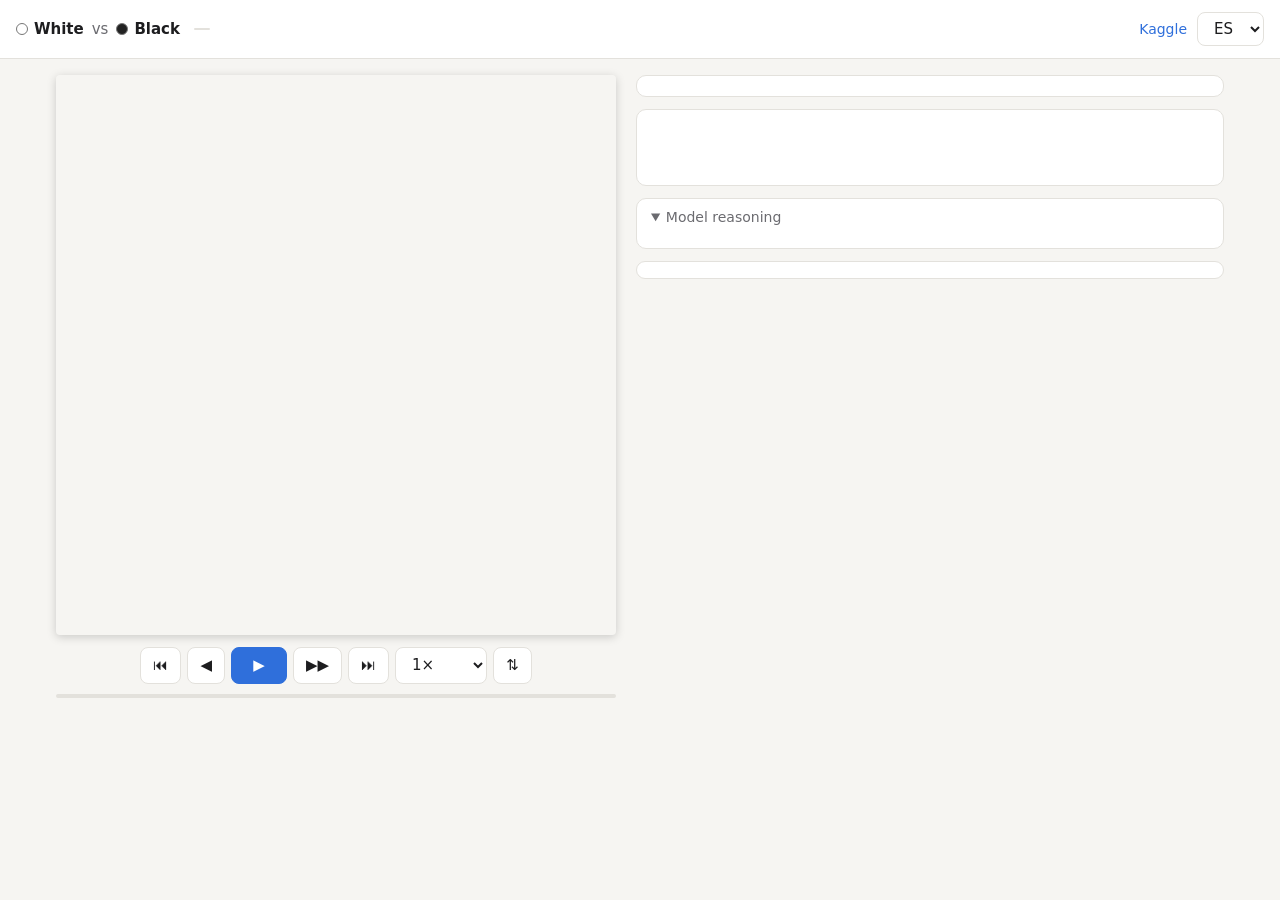
<file: docs/index.html>
<!doctype html>
<html lang="es">
<head>
  <meta charset="utf-8">
  <meta name="viewport" content="width=device-width, initial-scale=1">
  <title>Arena Narrator demo</title>
  <meta http-equiv="refresh" content="0; url=109084577/?lang=es">
</head>
<body>
  <p><a href="109084577/?lang=es">GPT-6 Astra vs Gemini 3.7 Flash — narrated replay</a></p>
</body>
</html>
</file>
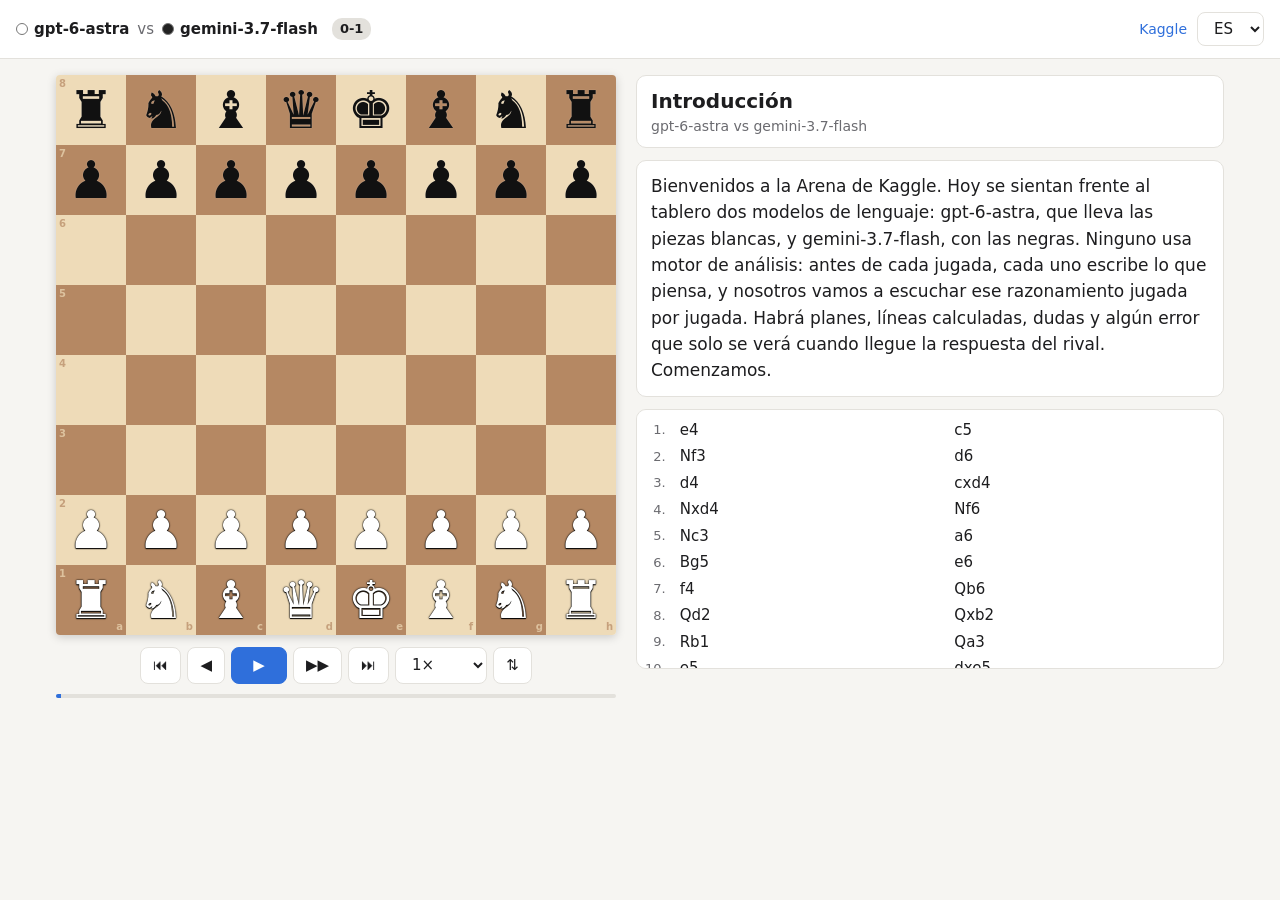
<file: docs/109084577/index.html>
<!doctype html>
<html lang="en">
<head>
  <meta charset="utf-8">
  <meta name="viewport" content="width=device-width, initial-scale=1">
  <title>Arena Narrator</title>
  <link rel="stylesheet" href="viewer.css">
</head>
<body>
  <header class="top">
    <div class="players">
      <span class="player white"><span class="dot"></span><span id="white-name">White</span></span>
      <span class="vs">vs</span>
      <span class="player black"><span class="dot"></span><span id="black-name">Black</span></span>
      <span id="result" class="result"></span>
    </div>
    <div class="meta">
      <a id="source" target="_blank" rel="noopener">Kaggle</a>
      <select id="lang" aria-label="Language"></select>
    </div>
  </header>

  <main class="layout">
    <section class="board-col">
      <div class="board-wrap">
        <div id="board" class="board" aria-label="Chess board"></div>
      </div>
      <div class="controls">
        <button id="first" title="Start (Home)">⏮</button>
        <button id="prev" title="Previous (←)">◀</button>
        <button id="play" class="primary" title="Play / pause (Space)">▶</button>
        <button id="next" title="Next (→)">▶︎▶︎</button>
        <button id="last" title="End (End)">⏭</button>
        <select id="speed" aria-label="Speed">
          <option value="0.85">0.85×</option>
          <option value="1" selected>1×</option>
          <option value="1.25">1.25×</option>
          <option value="1.5">1.5×</option>
          <option value="2">2×</option>
        </select>
        <button id="flip" title="Flip board (F)">⇅</button>
      </div>
      <div class="progress"><div id="progress-bar"></div></div>
    </section>

    <section class="side">
      <div class="now">
        <div id="move-title" class="move-title"></div>
        <div id="move-meta" class="move-meta"></div>
      </div>
      <p id="caption" class="caption"></p>
      <details id="thoughts-box" class="thoughts" open>
        <summary id="thoughts-label">Model reasoning</summary>
        <pre id="thoughts"></pre>
      </details>
      <ol id="moves" class="moves"></ol>
    </section>
  </main>

  <audio id="audio" preload="auto"></audio>
  <script src="viewer.js"></script>
</body>
</html>
</file>
<file: docs/109084577/viewer.css>
:root {
  --bg: #f6f5f2;
  --panel: #ffffff;
  --text: #1d1d1f;
  --muted: #6b6b70;
  --border: #e3e1dc;
  --accent: #2f6fdb;
  --light: #eedbb8;
  --dark: #b58863;
  --hl-light: #cdd26a;
  --hl-dark: #aaa23a;
  --check: #e05a5a;
}
@media (prefers-color-scheme: dark) {
  :root {
    --bg: #161618;
    --panel: #202023;
    --text: #ececef;
    --muted: #9a9aa2;
    --border: #333338;
    --accent: #6c9cff;
  }
}

* { box-sizing: border-box; }
html, body { margin: 0; }
body {
  background: var(--bg);
  color: var(--text);
  font: 15px/1.5 system-ui, -apple-system, "Segoe UI", Roboto, sans-serif;
}

.top {
  display: flex; flex-wrap: wrap; gap: 8px 16px;
  align-items: center; justify-content: space-between;
  padding: 12px 16px; border-bottom: 1px solid var(--border); background: var(--panel);
}
.players { display: flex; flex-wrap: wrap; align-items: center; gap: 8px; font-weight: 600; }
.player { display: inline-flex; align-items: center; gap: 6px; }
.dot { width: 12px; height: 12px; border-radius: 50%; border: 1px solid #777; display: inline-block; }
.player.white .dot { background: #fff; }
.player.black .dot { background: #222; }
.vs { color: var(--muted); font-weight: 400; }
.result { margin-left: 6px; padding: 1px 8px; border-radius: 10px; background: var(--border); font-size: 13px; }
.meta { display: flex; gap: 10px; align-items: center; }
.meta a { color: var(--accent); text-decoration: none; font-size: 14px; }

.layout {
  display: grid; grid-template-columns: minmax(280px, 560px) minmax(280px, 1fr);
  gap: 20px; padding: 16px; max-width: 1200px; margin: 0 auto;
}
@media (max-width: 820px) { .layout { grid-template-columns: 1fr; } }

.board-wrap { width: 100%; aspect-ratio: 1; }
.board {
  display: grid; grid-template-columns: repeat(8, 1fr); grid-template-rows: repeat(8, 1fr);
  width: 100%; height: 100%; border-radius: 4px; overflow: hidden;
  box-shadow: 0 2px 10px rgba(0,0,0,.18); user-select: none;
}
.sq { position: relative; display: flex; align-items: center; justify-content: center; }
.sq.l { background: var(--light); }
.sq.d { background: var(--dark); }
.sq.l.hl { background: var(--hl-light); }
.sq.d.hl { background: var(--hl-dark); }
.sq.check { background: radial-gradient(circle, var(--check) 20%, transparent 75%), var(--dark); }
.sq .pc {
  font-size: min(9vw, 52px); line-height: 1;
  font-family: "Noto Sans Symbols 2", "Segoe UI Symbol", "DejaVu Sans", serif;
}
.pc.w { color: #fff; text-shadow: 0 0 2px #000, 0 0 1px #000, 0 1px 1px #000; }
.pc.b { color: #111; text-shadow: 0 0 1px rgba(255,255,255,.5); }
.coord { position: absolute; font-size: 10px; font-weight: 700; opacity: .7; }
.coord.f { right: 3px; bottom: 1px; }
.coord.r { left: 3px; top: 1px; }
.sq.l .coord { color: var(--dark); }
.sq.d .coord { color: var(--light); }

.controls { display: flex; flex-wrap: wrap; gap: 6px; margin-top: 12px; justify-content: center; }
button, select {
  font: inherit; color: var(--text); background: var(--panel);
  border: 1px solid var(--border); border-radius: 8px; padding: 6px 12px; cursor: pointer;
}
button:hover { border-color: var(--accent); }
button.primary { background: var(--accent); color: #fff; border-color: var(--accent); min-width: 56px; }
.progress { height: 4px; background: var(--border); border-radius: 2px; margin-top: 10px; overflow: hidden; }
#progress-bar { height: 100%; width: 0; background: var(--accent); transition: width .3s; }

.side { display: flex; flex-direction: column; gap: 12px; min-width: 0; }
.now { background: var(--panel); border: 1px solid var(--border); border-radius: 10px; padding: 10px 14px; }
.move-title { font-size: 20px; font-weight: 700; }
.move-meta { color: var(--muted); font-size: 14px; }
.caption {
  margin: 0; font-size: 17px; line-height: 1.55; min-height: 4.5em;
  background: var(--panel); border: 1px solid var(--border); border-radius: 10px; padding: 12px 14px;
}
.thoughts { background: var(--panel); border: 1px solid var(--border); border-radius: 10px; padding: 8px 14px; }
.thoughts summary { cursor: pointer; color: var(--muted); font-size: 14px; }
.thoughts pre {
  white-space: pre-wrap; word-wrap: break-word; margin: 8px 0 4px;
  font: 13px/1.5 ui-monospace, "SFMono-Regular", Menlo, monospace; max-height: 260px; overflow: auto;
}
.moves {
  list-style: none; margin: 0; padding: 8px; display: grid;
  grid-template-columns: auto 1fr 1fr; gap: 2px 8px; align-items: center;
  background: var(--panel); border: 1px solid var(--border); border-radius: 10px;
  max-height: 260px; overflow: auto; font-variant-numeric: tabular-nums;
}
.moves .num { color: var(--muted); text-align: right; font-size: 13px; }
.moves .mv { padding: 1px 6px; border-radius: 6px; cursor: pointer; }
.moves .mv:hover { background: var(--border); }
.moves .mv.cur { background: var(--accent); color: #fff; }
</file>
